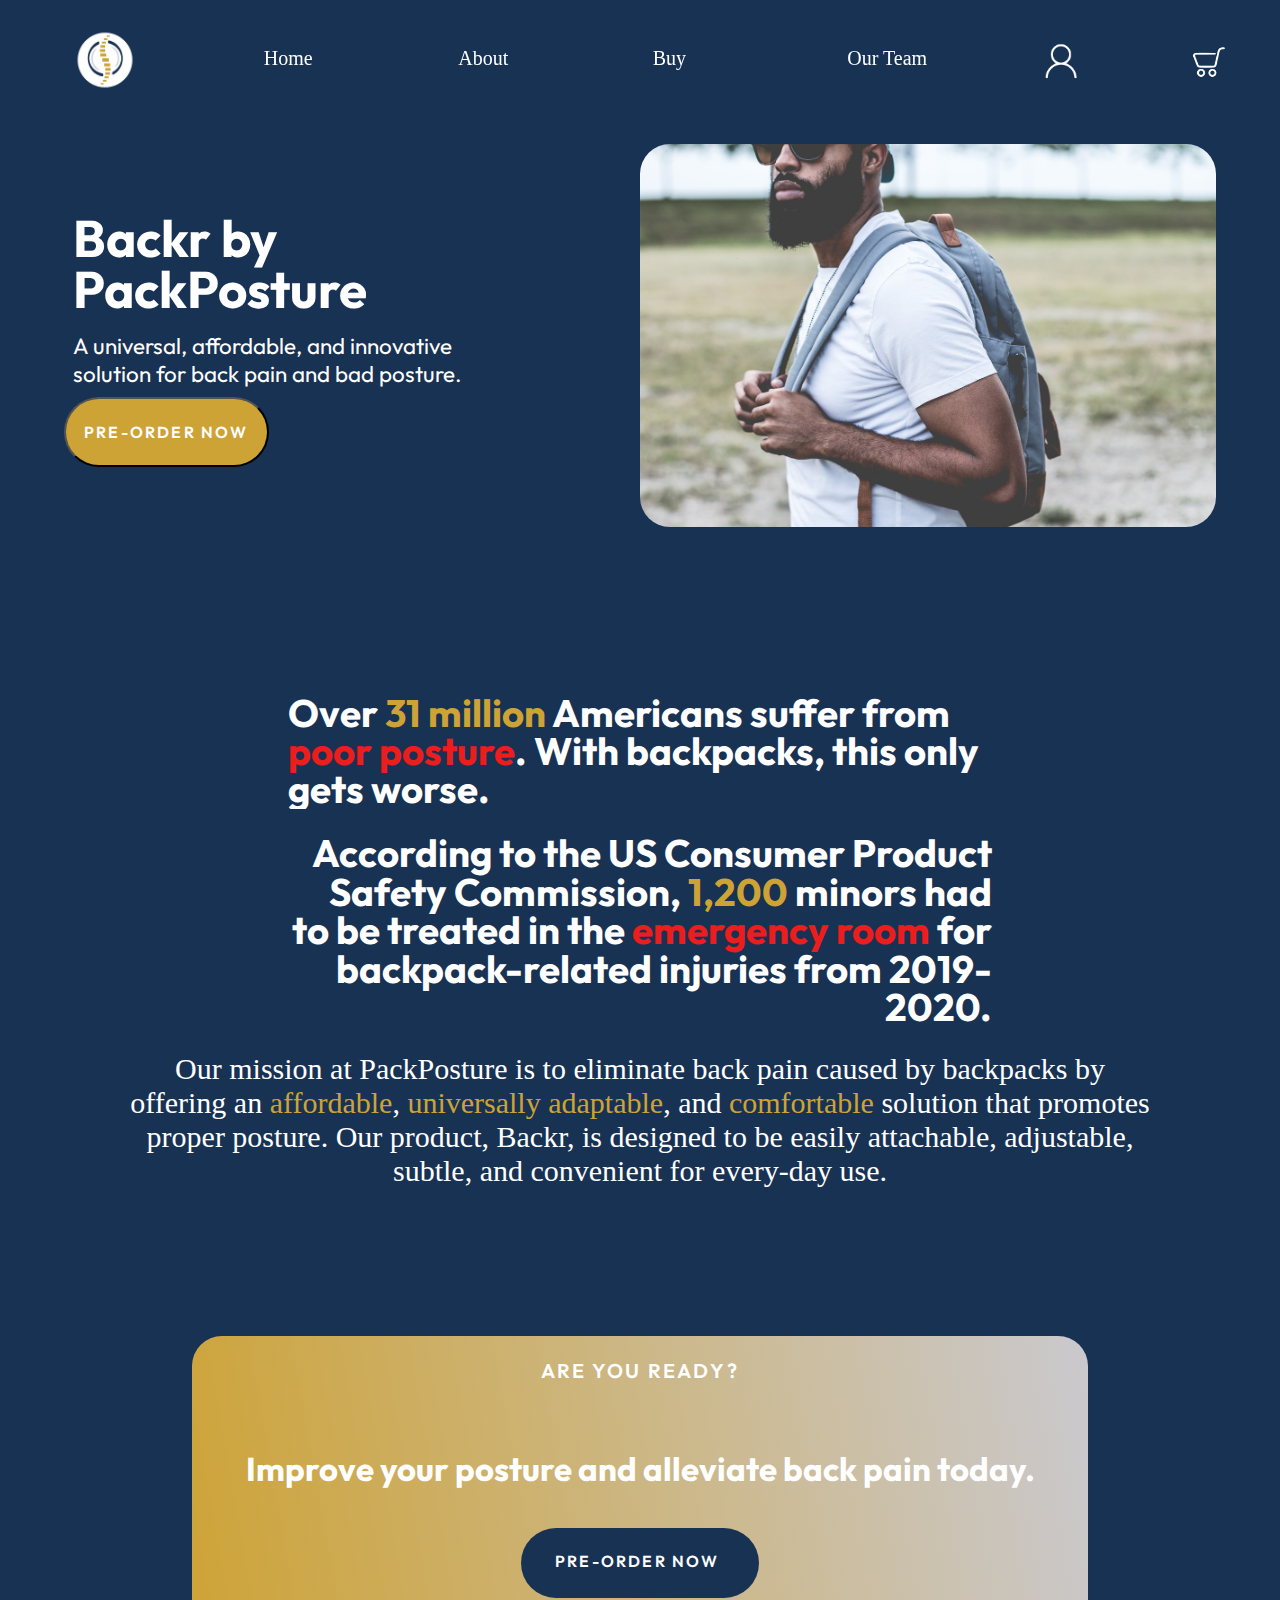
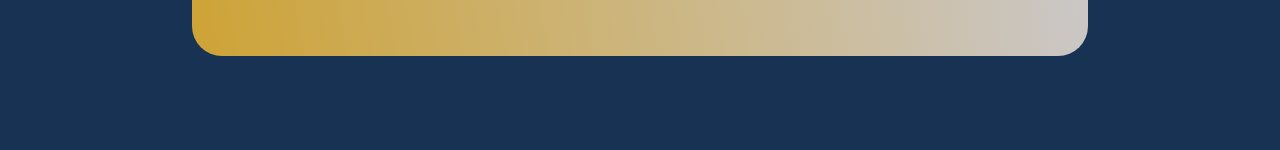
<file: index.html>
<!DOCTYPE html>
<html lang="en">
  <head>
    <title>Home</title>
    <link rel="icon" type="image/png" href="./src/img/logo.png"> 
    <link rel="stylesheet" href="style.css">
  </head>
  <body>
    <div style = "width: 100%; height: 1750px;">
      <nav style = "position: fixed; background-color: rgba(24, 50, 84, 0.25);">
        <div style = "width: 100%; display:flex; margin-top: 20px; ">
          <img style="margin: auto; padding:1%; width: 6vw; height: 6vw; display: flex;" src="./src/img/logo.png" />
          <div class = "nav-item" style="width: 87px; color: white; font-size: 20px; font-family: Roboto; font-weight: 400; line-height: 27.50px; word-wrap: break-word">
            <a href = "./index.html">Home</a>
          </div>
          <div class = "nav-item" style="width: 87px; color: white; font-size: 20px; font-family: Roboto; font-weight: 400; line-height: 27.50px; word-wrap: break-word">
            <a href = "./index.html">About</a>
          </div>
          <div class = "nav-item" style="width: 87px; color: white; font-size: 20px; font-family: Roboto; font-weight: 400; line-height: 27.50px; word-wrap: break-word">
            <a href = "./index.html">Buy</a>
          </div>
          <div class = "nav-item" style="width: 87px; color: white; font-size: 20px; font-family: Roboto; font-weight: 400; line-height: 27.50px; word-wrap: break-word">
            <a href = "./index.html">Our Team</a>
          </div>
          <img class = "nav-item" style = "padding-top: 1px !important;  width: 3vw; height: auto;" src="./src/img/profile.png" />
          <img class = "nav-item" style = "padding-top: 1px !important;  width: 3vw; height: auto;" src="./src/img/cart.png" />
        </div>
      </nav>





      
      <!-- <div style="width: 100%; height: 209px; left: 0px; top: 0px; position: absolute; background: rgba(255, 255, 255, 0)"></div> -->
      <!-- <div class = "bgCloud" style="width: 797px; height: 797px; left: -599px; top: 106px; position: absolute; background: rgba(206, 163, 54, 0.50); box-shadow: 308.6000061035156px 308.6000061035156px 308.6000061035156px; border-radius: 9999px; filter: blur(308.60px)"></div>
      <div class = "bgCloud" style="width: 797px; height: 797px; left: 1179px; top: 527px; position: absolute; background: rgba(217, 217, 217, 0.50); box-shadow: 308.6000061035156px 308.6000061035156px 308.6000061035156px; border-radius: 9999px; filter: blur(308.60px)"></div> -->

      
      <div style="width: 90vw; height: 421px; margin:auto; text-align: left; padding-top:125px; justify-content: flex-start;" class = "container">
        <div>
          <div style="padding: 1vh;width: 80%; color: white; font-size: 4vw; font-family: outfit; font-weight: 700; line-height: 4vw; word-wrap: break-word">Backr by PackPosture</div>
          <div style="padding: 1vh; width: 80%; color: white; font-size: 1.75vw; font-family: outfit; font-weight: 400; line-height: 27.50px; word-wrap: break-word"> A universal, affordable, and innovative solution for back pain and bad posture. </div>
          <a href = "https://buy.stripe.com/fZe0080L39ItbraeYB"><button style="padding: 1vh; width: 16vw; height: 70px; background: #CEA336; border-radius: 100px; margin: auto;">
            <span style="width: 15vw; text-align: center; color: white; font-size: 1.25vw; font-family: outfit; font-weight: 600; text-transform: uppercase; letter-spacing: 2.20px; word-wrap: break-word"> Pre-order now</span>
          </button></a>
        </div>
        <img src = "./src/img/img1.jpg" style="width: 50%; height: auto; background: #D9D9D9; border-radius: 30px"/>
      </div>
      
      <div style="padding: 2vw; width: 90vw; height: 700px; flex-direction: column !important;" class = "container">
        <div style="width: 55vw; text-align: left !important; float: left;" class = "textBox"><span style="color: white; font-size: 3vw; font-family: outfit; font-weight: 700; line-height: 3vw; word-wrap: break-word">Over </span><span style="color: #CEA336; font-size: 3vw; font-family: outfit; font-weight: 700; line-height: 3vw; word-wrap: break-word">31 million</span><span style="color: white; font-size: 3vw; font-family: outfit; font-weight: 700; line-height: 3vw; word-wrap: break-word"> Americans suffer from </span><span style="color: #EC1D1D; font-size: 3vw; font-family: outfit; font-weight: 700; line-height: 3vw; word-wrap: break-word">poor posture</span><span style="color: white; font-size: 3vw; font-family: outfit; font-weight: 700; line-height: 3vw; word-wrap: break-word">. With backpacks, this only gets worse.</span></div>
        
        <div style="padding: 2vw; width: 55vw; text-align: right !important; float:right; " class = "textBox"><span style="color: white; font-size: 3vw; font-family: outfit; font-weight: 700; line-height: 3vw; word-wrap: break-word">According to the US Consumer Product Safety Commission, </span><span style="color: #CEA336; font-size: 3vw; font-family: outfit; font-weight: 700; line-height: 3vw; word-wrap: break-word">1,200 </span><span style="color: white; font-size: 3vw; font-family: outfit; font-weight: 700; line-height: 3vw; word-wrap: break-word">minors had to be treated in the </span><span style="color: #EC1D1D; font-size: 3vw; font-family: outfit; font-weight: 700; line-height: 3vw; word-wrap: break-word">emergency room </span><span style="color: white; font-size: 3vw; font-family: outfit; font-weight: 700; line-height: 3vw; word-wrap: break-word">for backpack-related injuries from 2019-2020.</span></div>
        
        
        
        
        
        <div style="width: 80vw; text-align: center !important;" class = "textBox"><span style="color: white; font-size: 30px; font-family: Roboto; font-weight: 400; line-height: 34px; word-wrap: break-word">Our mission at PackPosture is to eliminate back pain caused by backpacks by offering an </span><span style="color: #CEA336; font-size: 30px; font-family: Roboto; font-weight: 400; line-height: 34px; word-wrap: break-word">affordable</span><span style="color: white; font-size: 30px; font-family: Roboto; font-weight: 400; line-height: 34px; word-wrap: break-word">, </span><span style="color: #CEA336; font-size: 30px; font-family: Roboto; font-weight: 400; line-height: 34px; word-wrap: break-word">universally adaptable</span><span style="color: white; font-size: 30px; font-family: Roboto; font-weight: 400; line-height: 34px; word-wrap: break-word">, and </span><span style="color: #CEA336; font-size: 30px; font-family: Roboto; font-weight: 400; line-height: 34px; word-wrap: break-word">comfortable</span><span style="color: white; font-size: 30px; font-family: Roboto; font-weight: 400; line-height: 34px; word-wrap: break-word"> solution that promotes proper posture. Our product, Backr, is designed to be easily attachable, adjustable, subtle, and convenient for every-day use. </span></div>
      </div>


      <div style="width: 70vw; height: 320px; position: relative; margin: auto;" class = "container">
        <div style="width: 70vw; height: 320px; position: relative; background: linear-gradient(260deg, #CAC9CE 0%, #CEA336 100%); border-radius: 30px">
        <div style="padding: 2vw; padding-top: 1.7vw !important; margin: auto; width: 281px; position: relative; text-align: center; color: white; font-size: 20px; font-family: outfit; font-weight: 600; text-transform: uppercase; line-height: 27.50px; letter-spacing: 2.20px; word-wrap: break-word">Are you ready?</div>
        <div style="padding: 2vw; margin:auto; width: 65vw; position: relative; text-align: center; color: white; font-size:33px; font-family: outfit; font-weight: 700; line-height: 66px; word-wrap: break-word">Improve your posture and alleviate back pain today.        </div>
        <div style="margin: auto; width: 238px; height: 70px; position: relative">
          <div style="width: 238px; height: 70px; left: 0px; top: 0px; position: absolute; background: #183254; border-radius: 100px"></div>
          <a href = "https://buy.stripe.com/fZe0080L39ItbraeYB"><div style="padding: 20px; padding-left: 1vw; margin: auto; width: 207px; position: relative; text-align: center; color: white; font-size: 1.25vw; font-family: outfit; font-weight: 600; text-transform: uppercase; line-height: 27.50px; letter-spacing: 2.20px; word-wrap: break-word">Pre-order now</div></a>
        </div>
      </div>
    </div>
      
      <!-- testimonials -->
      <!-- <div style="width: 186px; left: 627px; top: 1715px; position: absolute; text-align: center; color: white; font-size: 20px; font-family: outfit; font-weight: 600; text-transform: uppercase; line-height: 27.50px; letter-spacing: 2.20px; word-wrap: break-word">Testimonials</div>
      <div style="width: 613px; left: 413px; top: 1757px; position: absolute; text-align: center; color: white; font-size: 70px; font-family: outfit; font-weight: 700; line-height: 66px; word-wrap: break-word">Read What Others Have to Say</div>
      <div style="width: 451px; height: 358px; left: 227px; top: 1961px; position: absolute; background: #D9D9D9; border-radius: 30px"></div>
      <div style="width: 451px; height: 358px; left: 761px; top: 1961px; position: absolute; background: #D9D9D9; border-radius: 40px"></div>
      <div style="width: 134px; left: 386px; top: 2039px; position: absolute; color: #183254; font-size: 20px; font-family: Roboto; font-weight: 400; line-height: 27.50px; word-wrap: break-word">Coming soon</div>
      <div style="width: 133px; left: 939px; top: 2032px; position: absolute; color: #183254; font-size: 20px; font-family: Roboto; font-weight: 400; line-height: 27.50px; word-wrap: break-word">Coming soon</div>
      <div style="width: 186px; left: 361px; top: 2212px; position: absolute; text-align: center; color: #183254; font-size: 20px; font-family: outfit; font-weight: 600; text-transform: uppercase; line-height: 27.50px; letter-spacing: 2.20px; word-wrap: break-word">-Name name</div>
      <div style="width: 186px; left: 886px; top: 2233px; position: absolute; text-align: center; color: #183254; font-size: 20px; font-family: outfit; font-weight: 600; text-transform: uppercase; line-height: 27.50px; letter-spacing: 2.20px; word-wrap: break-word">-Name name</div> -->

      <!-- footer -->
      <!-- <div style="width: 102vw; height: 236px; left: 0px; top: 3119px; position: absolute">
        <div style="width: 100vw; height: 217px; left: 0px; top: 19px; position: absolute">
          <div style="width: 100vw; height: 22px; left: 0px; top: 195px; position: absolute; background: linear-gradient(260deg, #CAC9CE 0%, #CEA336 100%)"></div>
          <div style="width: 1034px; height: 155px; left: 210px; top: 0px; position: absolute">
            <div style="width: 133px; left: 0px; top: 0px; position: absolute; color: white; font-size: 22px; font-family: Roboto; font-weight: 800; word-wrap: break-word">PackPosture</div>
            <div style="width: 69px; left: 181px; top: 41px; position: absolute; color: white; font-size: 16px; font-family: Roboto; font-weight: 400; line-height: 31px; word-wrap: break-word">Home<br/>About<br/>Buy</div>
            <div style="width: 97px; left: 308px; top: 41px; position: absolute; color: white; font-size: 16px; font-family: Roboto; font-weight: 400; line-height: 31px; word-wrap: break-word">Delivery<br/>Returns<br/>FAQs</div>
            <div style="width: 113px; left: 181px; top: 2px; position: absolute; color: white; font-size: 16px; font-family: Roboto; font-weight: 700; word-wrap: break-word">Backr</div>
            <div style="width: 162px; left: 308px; top: 1px; position: absolute; color: white; font-size: 16px; font-family: Roboto; font-weight: 700; word-wrap: break-word">Customer Service</div>
            <div style="width: 128px; left: 491px; top: 1px; position: absolute; color: white; font-size: 16px; font-family: Roboto; font-weight: 700; word-wrap: break-word">Contact Us</div>
            <div style="width: 383px; height: 120px; left: 651px; top: 3px; position: absolute">
              <div style="width: 371px; left: 12px; top: 0px; position: absolute; color: white; font-size: 22px; font-family: Roboto; font-weight: 400; word-wrap: break-word">Join our newsletter</div>
              <div style="width: 377px; height: 70px; left: 0px; top: 50px; position: absolute; background: rgba(206, 163, 54, 0.60); border-radius: 100px"></div>
              <div style="width: 113px; left: 24px; top: 70px; position: absolute; opacity: 0.90; color: white; font-size: 16px; font-family: Roboto; font-weight: 400; line-height: 31px; word-wrap: break-word">Email Address</div>
              <div style="width: 161px; height: 70px; left: 222px; top: 50px; position: absolute; background: #CEA336; border-radius: 100px"></div>
            </div>
            <div style="width: 120.47px; height: 24.42px; left: 894px; top: 74px; position: absolute; text-align: center; color: white; font-size: 16px; font-family: outfit; font-weight: 600; text-transform: uppercase; line-height: 27.50px; letter-spacing: 1.76px; word-wrap: break-word">Submit</div>
            <img style="width: 54px; height: 53px; left: 40px; top: 38px; position: absolute" src="https://via.placeholder.com/54x53" />
            <img style="width: 70px; height: 48px; left: 485px; top: 38px; position: absolute" src="https://via.placeholder.com/70x48" />
            <img style="width: 57px; height: 61px; left: 37px; top: 94px; position: absolute" src="https://via.placeholder.com/57x61" />
            <img style="width: 52px; height: 45px; left: 494px; top: 98px; position: absolute" src="https://via.placeholder.com/52x45" />
          </div>
        </div>
        <div style="width: 100vw; height: 236px; left: 1px; top: 0px; position: absolute; opacity: 0; background: #D9D9D9"></div>
      </div> -->
    </div>
  </body>
  <script type="text/javascript" src = "script.js"></script>
</html>
</file>
<file: style.css>
@media (max-width: 768px) {
  .nav-links {
      display: none;
  }
}

@font-face {
  font-family: 'outfit';
  src: url(./src/Outfit/Outfit-VariableFont_wght.ttf); 
}

body{
  font-family: outfit;
  background-color: #183254;
  overflow-x: none;
}
html, body {
  max-width: 100%;
  overflow-x: hidden;
  margin: auto;
}
nav{
  width: 100%;
  height: 100px;
  display: flex; 
  flex-direction: row;
  z-index: 999;
  align-items: center;
  justify-content: center;
}

a{
  color:white;
  text-decoration: none;
}

.nav-item{
  margin:auto;
  padding-top: 50px;
  height:80px;
}
.container{
  display:flex;
  align-items: center;
  justify-content: center;
  position: relative;
  text-align: center;
  padding: 1.5vw;
  margin:auto;
}

.textBox{
  position: relative;
}

div{
  overflow: hidden;
}
</file>
